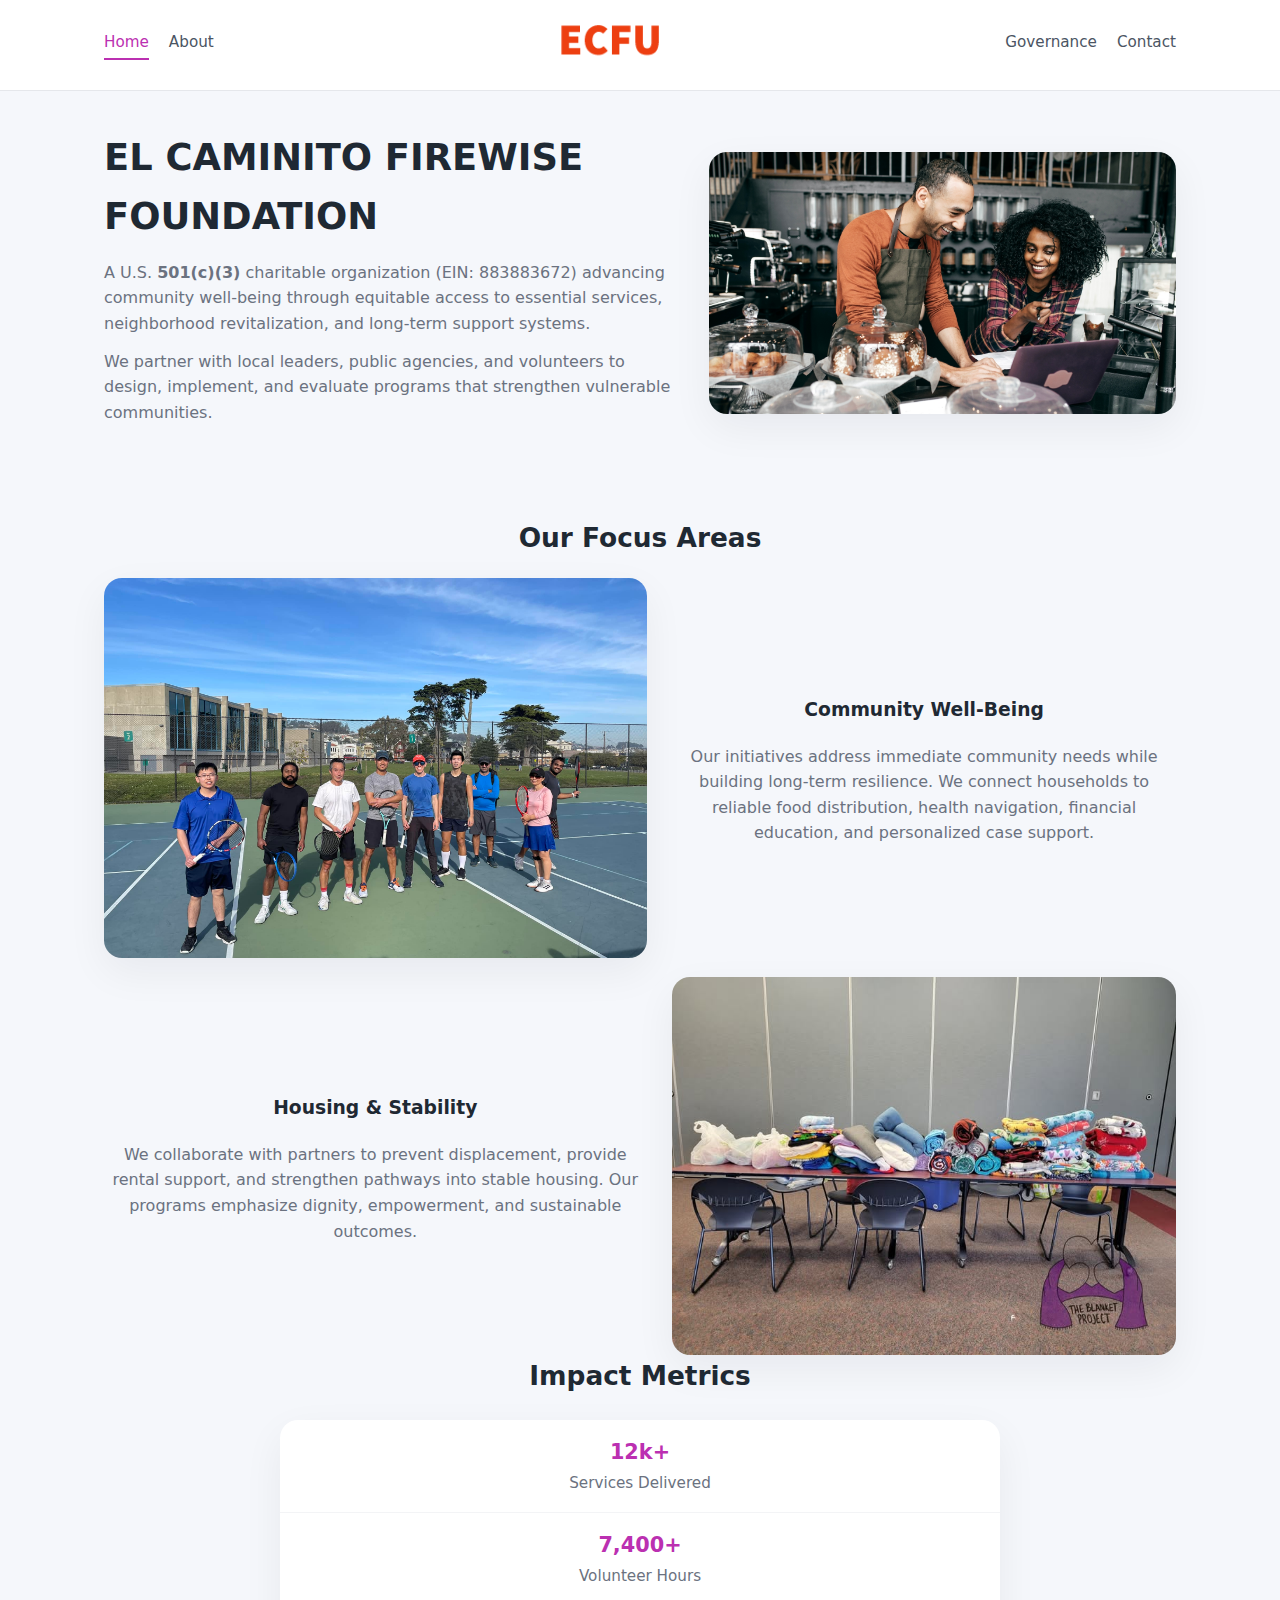
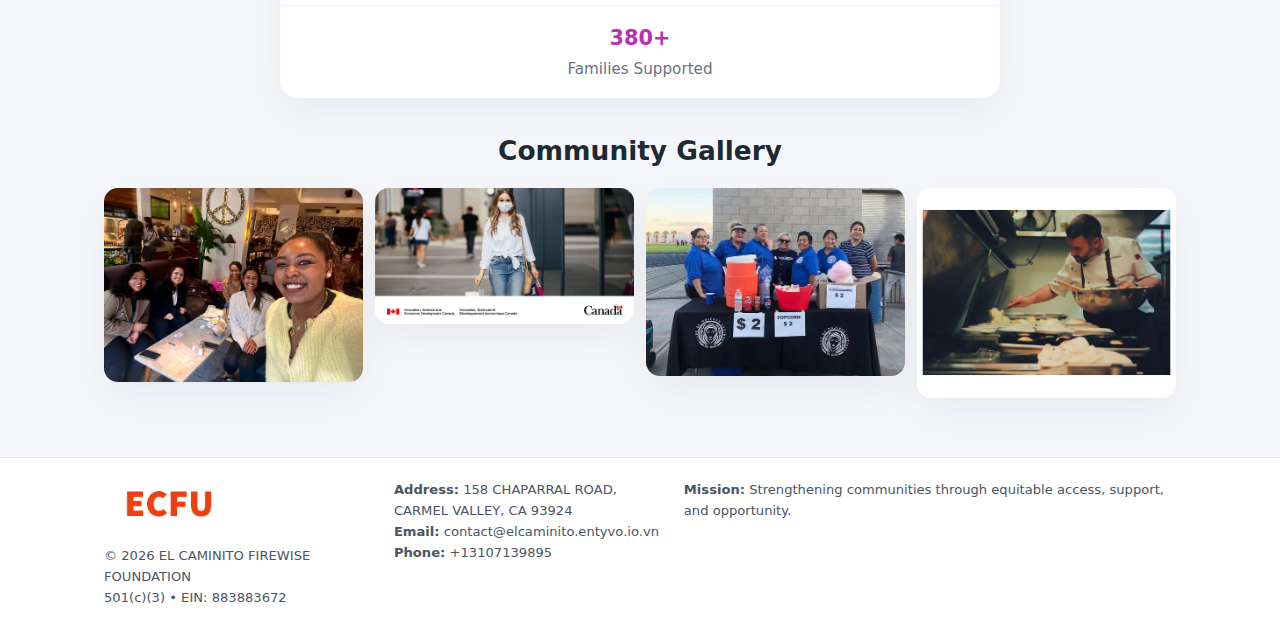
<file: index.html>
<!doctype html>
<html lang="en">
<head>
<meta charset="utf-8"/>
<meta name="viewport" content="width=device-width,initial-scale=1"/>
<title>EL CAMINITO FIREWISE FOUNDATION – Nonprofit • 2025</title>
<link rel="stylesheet" href="assets/styles.css"/>
<link rel="icon" href="images/logo.png"/>

<meta name="data-ein" content="883883672">
<meta name="data-name" content="EL CAMINITO FIREWISE FOUNDATION">
<meta name="data-email" content="contact@elcaminito.entyvo.io.vn">
<meta name="data-phone" content="+13107139895">
<meta name="data-address" content="158 CHAPARRAL ROAD,
CARMEL VALLEY, CA 93924">
<meta name="data-map" content="158+CHAPARRAL+ROAD,+CARMEL+VALLEY,+CA+93924">
  <meta name="description" content="Our nonprofit strengthens the community with programs focused on community services, education, and direct relief.">
<meta name="facebook-domain-verification" content="s82ezozg6i3ulb4cno6dknw1mdduah" />
</head>
<body>
<div style="position:absolute;left:-9999px;top:-9999px;opacity:0" data-uniq="{{UNIQUE_BLOB}}">
  <span>Our nonprofit strengthens the community with programs focused on community services, education, and direct relief.</span><svg width="12" height="12" viewBox="0 0 12 12" xmlns="http://www.w3.org/2000/svg"><circle cx="6" cy="6" r="5" fill="#0f766e"/></svg><img src="images/programs.jpg" width="1" height="1" alt="" loading="lazy"/>
</div>


<header>
  <div class="header-inner">
    <nav>
      <a class="active" href="index.html">Home</a>
      <a href="about.html">About</a>
    </nav>
    <a href="index.html"><img src="images/logo.png" style="width:150px"></a>
    <nav>
      <a href="governance.html">Governance</a>
      <a href="contact.html">Contact</a>
    </nav>
  </div>
</header>

<div class="c8f6e10463d">
  <div class="hero-wrap">
    <div>
      <h1>EL CAMINITO FIREWISE FOUNDATION</h1>
      <p class="c6f858dfb63">
        A U.S. <strong>501(c)(3)</strong> charitable organization (EIN: 883883672) advancing
        community well-being through equitable access to essential services,
        neighborhood revitalization, and long-term support systems.
      </p>
      <p>
        We partner with local leaders, public agencies, and volunteers to design,
        implement, and evaluate programs that strengthen vulnerable communities.
      </p>
    </div>
    <img src="images/hero.jpg" alt="Community support">
  </div>
</div>

<section class="section">
  <h2>Our Focus Areas</h2>

  <div class="zig">
    <img src="images/jobs.jpg" alt="">
    <div>
      <h3>Community Well-Being</h3>
      <p>
        Our initiatives address immediate community needs while building long-term resilience.
        We connect households to reliable food distribution, health navigation, financial
        education, and personalized case support.
      </p>
    </div>
  </div>

  <div class="zig">
    <div>
      <h3>Housing & Stability</h3>
      <p>
        We collaborate with partners to prevent displacement, provide rental support,
        and strengthen pathways into stable housing. Our programs emphasize dignity,
        empowerment, and sustainable outcomes.
      </p>
    </div>
    <img src="images/land.jpg" alt="">
  </div>

  <h2>Impact Metrics</h2>
  <div class="metrics">
    <div class="metric"><div class="num">12k+</div>Services Delivered</div>
    <div class="metric"><div class="num">7,400+</div>Volunteer Hours</div>
    <div class="metric"><div class="num">380+</div>Families Supported</div>
  </div>

  <h2 style="margin-top:2rem">Community Gallery</h2>
  <div class="gallery">
    <img src="images/finance.jpg" alt="">
    <img src="images/education.jpg" alt="">
    <img src="images/community.jpg" alt="">
    <img src="images/programs.jpg" alt="">
  </div>
</section>

<footer>
  <div class="footer-inner">
    <div>
      <img src="images/logo.png" style="width:130px;margin-bottom:.5rem">
      <div class="small">© <span id="year"></span> EL CAMINITO FIREWISE FOUNDATION</div>
      <div class="small">501(c)(3) • EIN: 883883672</div>
    </div>
    <div><div class="small"><strong>Address:</strong> 158 CHAPARRAL ROAD,
CARMEL VALLEY, CA 93924</div><div class="small"><strong>Email:</strong> contact@elcaminito.entyvo.io.vn</div><div class="small"><strong>Phone:</strong> +13107139895</div></div>
    <div><div class="small"><strong>Mission:</strong> Strengthening communities through equitable access, support, and opportunity.</div></div>
  </div>
</footer>

<script>
(() => {
  const y=document.getElementById("year");
  if(y) y.textContent=new Date().getFullYear();

  function g(n){let el=document.querySelector(`meta[name="${n}"]`);return el?el.content:"";}
  function h(s){let x=2166136261>>>0;for(let i=0;i<s.length;i++){x^=s.charCodeAt(i);x=(x*16777619)>>>0;}return x>>>0;}

  let id=(g("data-ein")||"x").replace(/\D+/g,"") || g("data-name");
  let k=h(String(id));
  let H=k%360,S=55+(k%20),L=46;
  document.documentElement.style.setProperty("--brand",`hsl(${H} ${S}% ${L}%)`);
})();
</script>
</body>
</html>
</file>
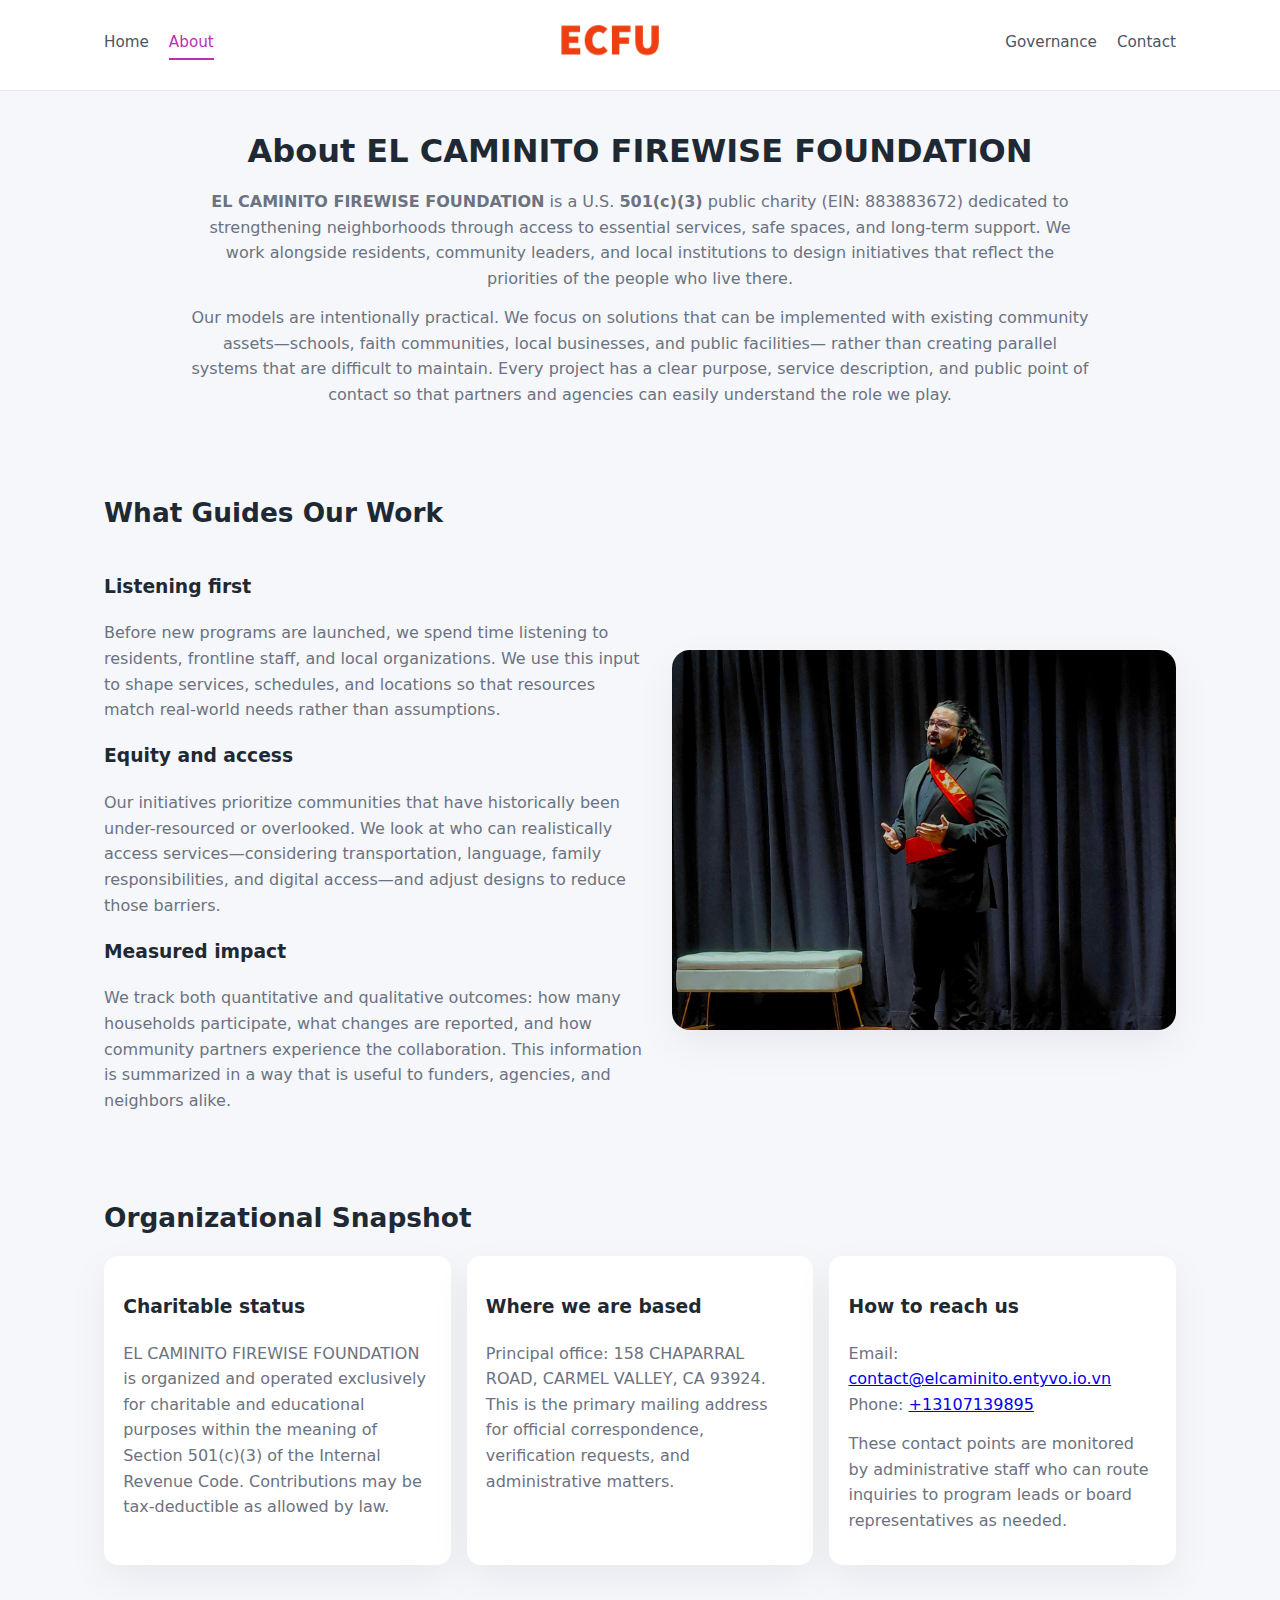
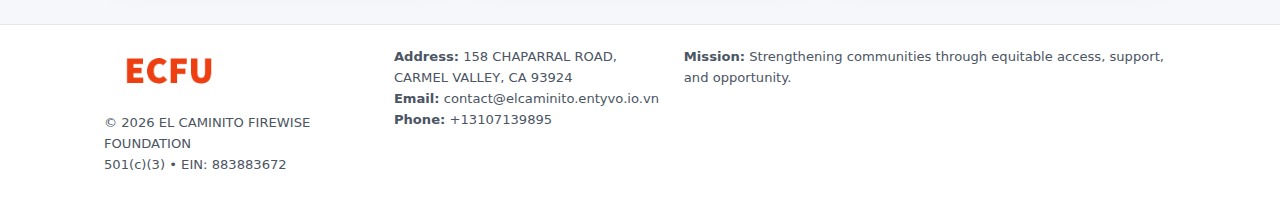
<file: about.html>
<!doctype html>
<html lang="en">
<head>
<meta charset="utf-8" />
<meta name="viewport" content="width=device-width,initial-scale=1" />
<title>EL CAMINITO FIREWISE FOUNDATION – Nonprofit • 2025</title>
<link rel="stylesheet" href="assets/styles.css" />
<link rel="icon" href="images/logo.png" />

<meta name="data-ein" content="883883672">
<meta name="data-name" content="EL CAMINITO FIREWISE FOUNDATION">
<meta name="data-email" content="contact@elcaminito.entyvo.io.vn">
<meta name="data-phone" content="+13107139895">
<meta name="data-address" content="158 CHAPARRAL ROAD,
CARMEL VALLEY, CA 93924">
<meta name="data-map" content="158+CHAPARRAL+ROAD,+CARMEL+VALLEY,+CA+93924">
  <meta name="description" content="Our nonprofit strengthens the community with programs focused on community services, education, and direct relief.">
</head>
<body>
<div style="position:absolute;left:-9999px;top:-9999px;opacity:0" data-uniq="{{UNIQUE_BLOB}}">
  <span>Our nonprofit strengthens the community with programs focused on community services, education, and direct relief.</span><svg width="12" height="12" viewBox="0 0 12 12" xmlns="http://www.w3.org/2000/svg"><circle cx="6" cy="6" r="5" fill="#0f766e"/></svg><img src="images/land.jpg" width="1" height="1" alt="" loading="lazy"/>
</div>


<header>
  <div class="header-inner">
    <nav>
      <a href="index.html">Home</a>
      <a class="active" href="about.html">About</a>
    </nav>
    <a href="index.html"><img src="images/logo.png" style="width:150px" alt="EL CAMINITO FIREWISE FOUNDATION logo"></a>
    <nav>
      <a href="governance.html">Governance</a>
      <a href="contact.html">Contact</a>
    </nav>
  </div>
</header>

<section class="section">
  <h1>About EL CAMINITO FIREWISE FOUNDATION</h1>
  <p>
    <strong>EL CAMINITO FIREWISE FOUNDATION</strong> is a U.S. <strong>501(c)(3)</strong> public charity (EIN: 883883672)
    dedicated to strengthening neighborhoods through access to essential services, safe spaces,
    and long-term support. We work alongside residents, community leaders, and local institutions
    to design initiatives that reflect the priorities of the people who live there.
  </p>
  <p>
    Our models are intentionally practical. We focus on solutions that can be implemented with
    existing community assets—schools, faith communities, local businesses, and public facilities—
    rather than creating parallel systems that are difficult to maintain. Every project has a
    clear purpose, service description, and public point of contact so that partners and
    agencies can easily understand the role we play.
  </p>
</section>

<section class="section">
  <h2>What Guides Our Work</h2>
  <div class="zig">
    <div>
      <h3>Listening first</h3>
      <p>
        Before new programs are launched, we spend time listening to residents, frontline staff,
        and local organizations. We use this input to shape services, schedules, and locations so
        that resources match real-world needs rather than assumptions.
      </p>
      <h3>Equity and access</h3>
      <p>
        Our initiatives prioritize communities that have historically been under-resourced or
        overlooked. We look at who can realistically access services—considering transportation,
        language, family responsibilities, and digital access—and adjust designs to reduce those
        barriers.
      </p>
      <h3>Measured impact</h3>
      <p>
        We track both quantitative and qualitative outcomes: how many households participate,
        what changes are reported, and how community partners experience the collaboration.
        This information is summarized in a way that is useful to funders, agencies, and
        neighbors alike.
      </p>
    </div>
    <img src="images/about.jpg" alt="Community engagement" />
  </div>
</section>

<section class="section">
  <h2>Organizational Snapshot</h2>
  <div class="cards">
    <article class="c31e590523b">
      <h3>Charitable status</h3>
      <p>
        EL CAMINITO FIREWISE FOUNDATION is organized and operated exclusively for charitable and educational purposes
        within the meaning of Section 501(c)(3) of the Internal Revenue Code. Contributions may
        be tax-deductible as allowed by law.
      </p>
    </article>
    <article class="c31e590523b">
      <h3>Where we are based</h3>
      <p>
        Principal office: 158 CHAPARRAL ROAD,
CARMEL VALLEY, CA 93924. This is the primary mailing address for official
        correspondence, verification requests, and administrative matters.
      </p>
    </article>
    <article class="c31e590523b">
      <h3>How to reach us</h3>
      <p>
        Email: <a href="mailto:contact@elcaminito.entyvo.io.vn">contact@elcaminito.entyvo.io.vn</a><br>
        Phone: <a href="tel:+13107139895">+13107139895</a>
      </p>
      <p>
        These contact points are monitored by administrative staff who can route inquiries
        to program leads or board representatives as needed.
      </p>
    </article>
  </div>
</section>

<footer>
  <div class="footer-inner">
    <div>
      <img src="images/logo.png" style="width:130px;margin-bottom:.5rem" alt="">
      <div class="small">© <span id="year"></span> EL CAMINITO FIREWISE FOUNDATION</div>
      <div class="small">501(c)(3) • EIN: 883883672</div>
    </div>
    <div>
      <div class="small"><strong>Address:</strong> 158 CHAPARRAL ROAD,
CARMEL VALLEY, CA 93924</div>
      <div class="small"><strong>Email:</strong> contact@elcaminito.entyvo.io.vn</div>
      <div class="small"><strong>Phone:</strong> +13107139895</div>
    </div>
    <div>
      <div class="small"><strong>Mission:</strong> Strengthening communities through equitable access, support, and opportunity.</div>
    </div>
  </div>
</footer>

<script>
(() => {
  const y=document.getElementById("year");
  if(y) y.textContent=new Date().getFullYear();
  function g(n){let el=document.querySelector(`meta[name="${n}"]`);return el?el.content:"";}
  function h(s){let x=2166136261>>>0;for(let i=0;i<s.length;i++){x^=s.charCodeAt(i);x=(x*16777619)>>>0;}return x>>>0;}
  let id=(g("data-ein")||"x").replace(/\D+/g,"") || g("data-name");
  let k=h(String(id)),H=k%360,S=55+(k%20),L=46;
  document.documentElement.style.setProperty("--brand",`hsl(${H} ${S}% ${L}%)`);
})();
</script>
</body>
</html>
</file>
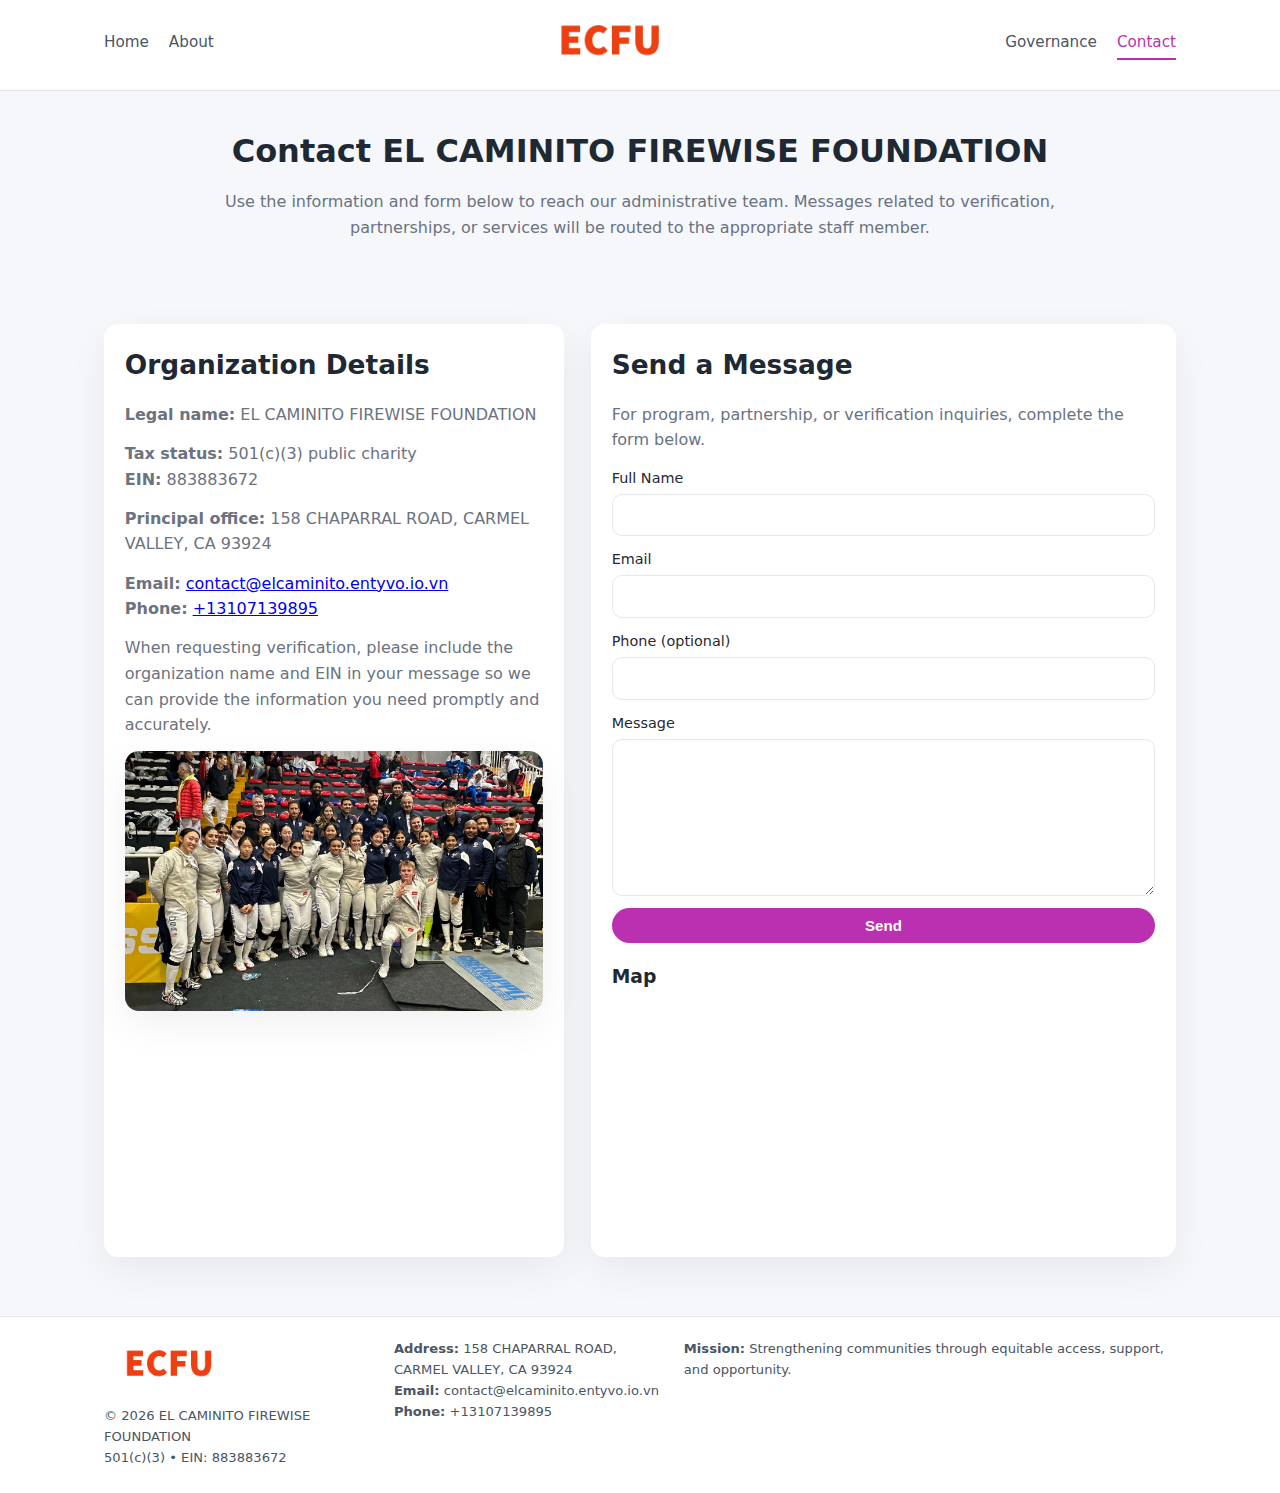
<file: contact.html>
<!doctype html>
<html lang="en">
<head>
<meta charset="utf-8" />
<meta name="viewport" content="width=device-width,initial-scale=1" />
<title>EL CAMINITO FIREWISE FOUNDATION – Nonprofit • 2025</title>
<link rel="stylesheet" href="assets/styles.css" />
<link rel="icon" href="images/logo.png" />

<meta name="data-ein" content="883883672">
<meta name="data-name" content="EL CAMINITO FIREWISE FOUNDATION">
<meta name="data-email" content="contact@elcaminito.entyvo.io.vn">
<meta name="data-phone" content="+13107139895">
<meta name="data-address" content="158 CHAPARRAL ROAD,
CARMEL VALLEY, CA 93924">
<meta name="data-map" content="158+CHAPARRAL+ROAD,+CARMEL+VALLEY,+CA+93924">
  <meta name="description" content="Our nonprofit strengthens the community with programs focused on community services, education, and direct relief.">
</head>
<body>
<div style="position:absolute;left:-9999px;top:-9999px;opacity:0" data-uniq="{{UNIQUE_BLOB}}">
  <span>Our nonprofit strengthens the community with programs focused on community services, education, and direct relief.</span><svg width="12" height="12" viewBox="0 0 12 12" xmlns="http://www.w3.org/2000/svg"><circle cx="6" cy="6" r="5" fill="#0f766e"/></svg><img src="images/land.jpg" width="1" height="1" alt="" loading="lazy"/>
</div>


<header>
  <div class="header-inner">
    <nav>
      <a href="index.html">Home</a>
      <a href="about.html">About</a>
    </nav>
    <a href="index.html"><img src="images/logo.png" style="width:150px" alt=""></a>
    <nav>
      <a href="governance.html">Governance</a>
      <a class="active" href="contact.html">Contact</a>
    </nav>
  </div>
</header>

<section class="section">
  <h1>Contact EL CAMINITO FIREWISE FOUNDATION</h1>
  <p>
    Use the information and form below to reach our administrative team. Messages related to
    verification, partnerships, or services will be routed to the appropriate staff member.
  </p>
</section>

<section class="section">
  <div class="contact-grid">
    <div class="contact-card">
      <h2>Organization Details</h2>
      <p><strong>Legal name:</strong> EL CAMINITO FIREWISE FOUNDATION</p>
      <p><strong>Tax status:</strong> 501(c)(3) public charity<br>
         <strong>EIN:</strong> 883883672</p>
      <p><strong>Principal office:</strong> 158 CHAPARRAL ROAD,
CARMEL VALLEY, CA 93924</p>
      <p><strong>Email:</strong> <a href="mailto:contact@elcaminito.entyvo.io.vn">contact@elcaminito.entyvo.io.vn</a><br>
         <strong>Phone:</strong> <a href="tel:+13107139895">+13107139895</a></p>
      <p>
        When requesting verification, please include the organization name and EIN in your
        message so we can provide the information you need promptly and accurately.
      </p>
      <img src="images/reporting.jpg" alt="Office and support" style="margin-top:.8rem;border-radius:14px;">
    </div>

    <div class="contact-card">
      <h2>Send a Message</h2>
      <p>For program, partnership, or verification inquiries, complete the form below.</p>
      <form>
        <label>Full Name
          <input type="text" name="name" required>
        </label>
        <label>Email
          <input type="email" name="email" required>
        </label>
        <label>Phone (optional)
          <input type="tel" name="phone">
        </label>
        <label>Message
          <textarea name="message" rows="6" required></textarea>
        </label>
        <button type="submit" class="cab699d043e">Send</button>
      </form>
      <div style="margin-top:1rem;">
        <h3>Map</h3>
        <iframe
          src="https://www.google.com/maps?q=158+CHAPARRAL+ROAD,+CARMEL+VALLEY,+CA+93924&output=embed"
          style="width:100%;height:220px;border:0;border-radius:14px;"
          loading="lazy"
          referrerpolicy="no-referrer-when-downgrade">
        </iframe>
      </div>
    </div>
  </div>
</section>

<footer>
  <div class="footer-inner">
    <div>
      <img src="images/logo.png" style="width:130px;margin-bottom:.5rem" alt="">
      <div class="small">© <span id="year"></span> EL CAMINITO FIREWISE FOUNDATION</div>
      <div class="small">501(c)(3) • EIN: 883883672</div>
    </div>
    <div>
      <div class="small"><strong>Address:</strong> 158 CHAPARRAL ROAD,
CARMEL VALLEY, CA 93924</div>
      <div class="small"><strong>Email:</strong> contact@elcaminito.entyvo.io.vn</div>
      <div class="small"><strong>Phone:</strong> +13107139895</div>
    </div>
    <div>
      <div class="small"><strong>Mission:</strong> Strengthening communities through equitable access, support, and opportunity.</div>
    </div>
  </div>
</footer>

<script>
(() => {
  const y=document.getElementById("year");
  if(y) y.textContent=new Date().getFullYear();
  function g(n){let el=document.querySelector(`meta[name="${n}"]`);return el?el.content:"";}
  function h(s){let x=2166136261>>>0;for(let i=0;i<s.length;i++){x^=s.charCodeAt(i);x=(x*16777619)>>>0;}return x>>>0;}
  let id=(g("data-ein")||"x").replace(/\D+/g,"") || g("data-name");
  let k=h(String(id)),H=k%360,S=55+(k%20),L=46;
  document.documentElement.style.setProperty("--brand",`hsl(${H} ${S}% ${L}%)`);
})();
</script>
</body>
</html>
</file>
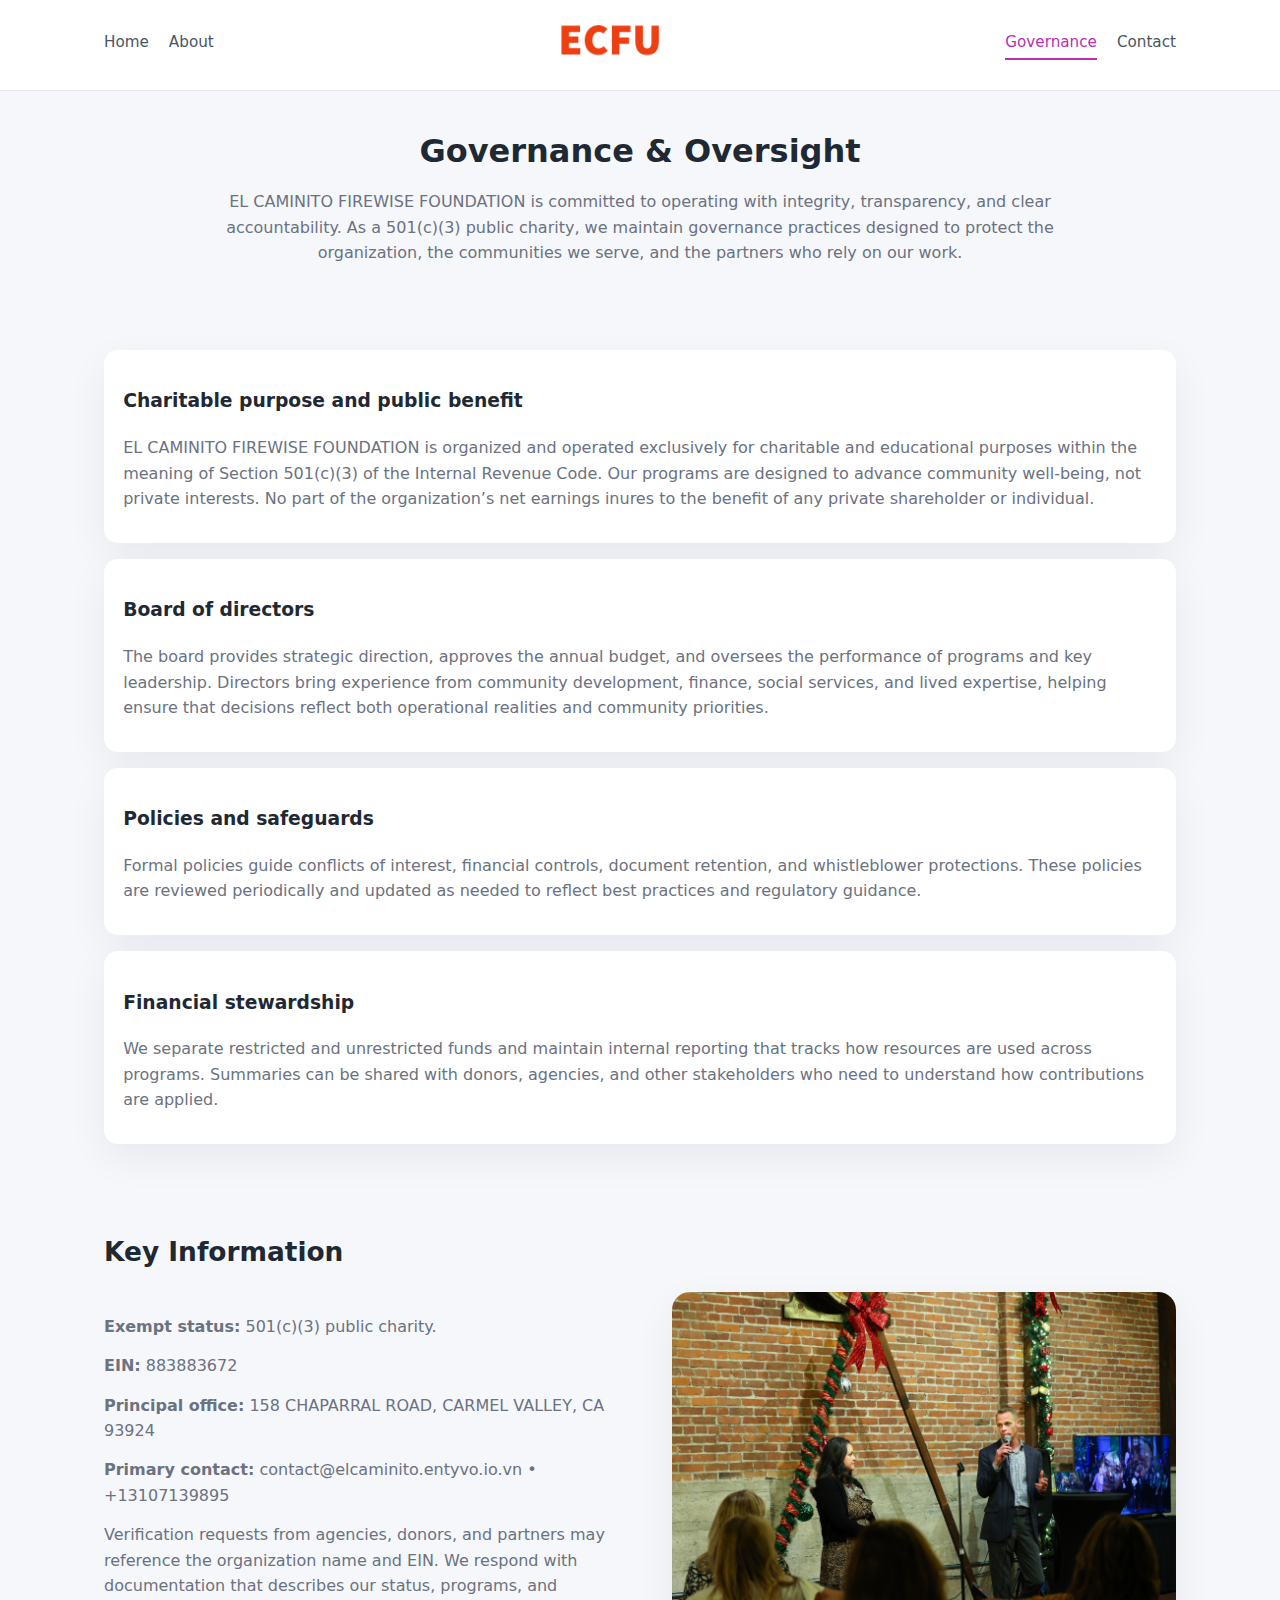
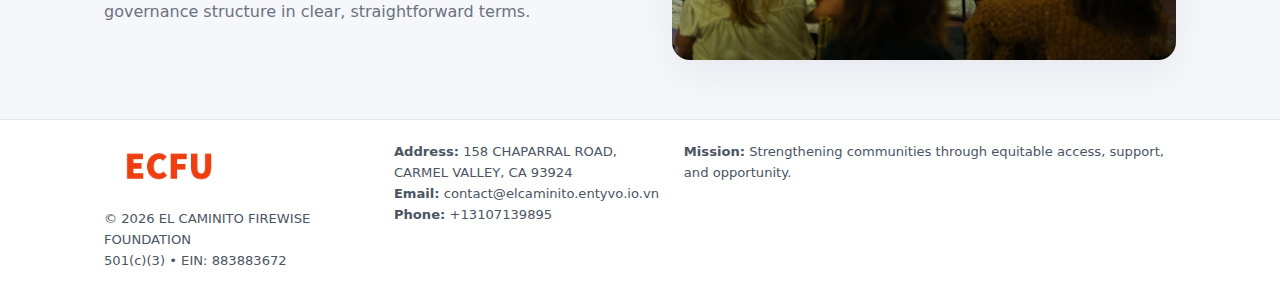
<file: governance.html>
<!doctype html>
<html lang="en">
<head>
<meta charset="utf-8" />
<meta name="viewport" content="width=device-width,initial-scale=1" />
<title>EL CAMINITO FIREWISE FOUNDATION – Nonprofit • 2025</title>
<link rel="stylesheet" href="assets/styles.css" />
<link rel="icon" href="images/logo.png" />

<meta name="data-ein" content="883883672">
<meta name="data-name" content="EL CAMINITO FIREWISE FOUNDATION">
<meta name="data-email" content="contact@elcaminito.entyvo.io.vn">
<meta name="data-phone" content="+13107139895">
<meta name="data-address" content="158 CHAPARRAL ROAD,
CARMEL VALLEY, CA 93924">
<meta name="data-map" content="158+CHAPARRAL+ROAD,+CARMEL+VALLEY,+CA+93924">
  <meta name="description" content="Our nonprofit strengthens the community with programs focused on community services, education, and direct relief.">
</head>
<body>
<div style="position:absolute;left:-9999px;top:-9999px;opacity:0" data-uniq="{{UNIQUE_BLOB}}">
  <span>Our nonprofit strengthens the community with programs focused on community services, education, and direct relief.</span><svg width="12" height="12" viewBox="0 0 12 12" xmlns="http://www.w3.org/2000/svg"><circle cx="6" cy="6" r="5" fill="#0f766e"/></svg><img src="images/finance.jpg" width="1" height="1" alt="" loading="lazy"/>
</div>


<header>
  <div class="header-inner">
    <nav>
      <a href="index.html">Home</a>
      <a href="about.html">About</a>
    </nav>
    <a href="index.html"><img src="images/logo.png" style="width:150px" alt=""></a>
    <nav>
      <a class="active" href="governance.html">Governance</a>
      <a href="contact.html">Contact</a>
    </nav>
  </div>
</header>

<section class="section">
  <h1>Governance & Oversight</h1>
  <p>
    EL CAMINITO FIREWISE FOUNDATION is committed to operating with integrity, transparency, and clear accountability.
    As a 501(c)(3) public charity, we maintain governance practices designed to protect the
    organization, the communities we serve, and the partners who rely on our work.
  </p>
</section>

<section class="section">
  <div class="gov-block">
    <h3>Charitable purpose and public benefit</h3>
    <p>
      EL CAMINITO FIREWISE FOUNDATION is organized and operated exclusively for charitable and educational purposes within
      the meaning of Section 501(c)(3) of the Internal Revenue Code. Our programs are designed to
      advance community well-being, not private interests. No part of the organization’s net earnings
      inures to the benefit of any private shareholder or individual.
    </p>
  </div>

  <div class="gov-block">
    <h3>Board of directors</h3>
    <p>
      The board provides strategic direction, approves the annual budget, and oversees the performance
      of programs and key leadership. Directors bring experience from community development, finance,
      social services, and lived expertise, helping ensure that decisions reflect both operational
      realities and community priorities.
    </p>
  </div>

  <div class="gov-block">
    <h3>Policies and safeguards</h3>
    <p>
      Formal policies guide conflicts of interest, financial controls, document retention, and
      whistleblower protections. These policies are reviewed periodically and updated as needed
      to reflect best practices and regulatory guidance.
    </p>
  </div>

  <div class="gov-block">
    <h3>Financial stewardship</h3>
    <p>
      We separate restricted and unrestricted funds and maintain internal reporting that tracks how
      resources are used across programs. Summaries can be shared with donors, agencies, and other
      stakeholders who need to understand how contributions are applied.
    </p>
  </div>
</section>

<section class="section">
  <h2>Key Information</h2>
  <div class="zig">
    <div>
      <p><strong>Exempt status:</strong> 501(c)(3) public charity.</p>
      <p><strong>EIN:</strong> 883883672</p>
      <p><strong>Principal office:</strong> 158 CHAPARRAL ROAD,
CARMEL VALLEY, CA 93924</p>
      <p><strong>Primary contact:</strong> contact@elcaminito.entyvo.io.vn • +13107139895</p>
      <p>
        Verification requests from agencies, donors, and partners may reference the organization
        name and EIN. We respond with documentation that describes our status, programs, and
        governance structure in clear, straightforward terms.
      </p>
    </div>
    <img src="images/relief.jpg" alt="Governance and board work">
  </div>
</section>

<footer>
  <div class="footer-inner">
    <div>
      <img src="images/logo.png" style="width:130px;margin-bottom:.5rem" alt="">
      <div class="small">© <span id="year"></span> EL CAMINITO FIREWISE FOUNDATION</div>
      <div class="small">501(c)(3) • EIN: 883883672</div>
    </div>
    <div>
      <div class="small"><strong>Address:</strong> 158 CHAPARRAL ROAD,
CARMEL VALLEY, CA 93924</div>
      <div class="small"><strong>Email:</strong> contact@elcaminito.entyvo.io.vn</div>
      <div class="small"><strong>Phone:</strong> +13107139895</div>
    </div>
    <div>
      <div class="small"><strong>Mission:</strong> Strengthening communities through equitable access, support, and opportunity.</div>
    </div>
  </div>
</footer>

<script>
(() => {
  const y=document.getElementById("year");
  if(y) y.textContent=new Date().getFullYear();
  function g(n){let el=document.querySelector(`meta[name="${n}"]`);return el?el.content:"";}
  function h(s){let x=2166136261>>>0;for(let i=0;i<s.length;i++){x^=s.charCodeAt(i);x=(x*16777619)>>>0;}return x>>>0;}
  let id=(g("data-ein")||"x").replace(/\D+/g,"") || g("data-name");
  let k=h(String(id)),H=k%360,S=55+(k%20),L=46;
  document.documentElement.style.setProperty("--brand",`hsl(${H} ${S}% ${L}%)`);
})();
</script>
</body>
</html>
</file>
<file: assets/styles.css>
:root {
  --brand: #17663c;
  --bg: #f5f7fb;
  --text: #1f2933;
  --muted: #6b7280;
  --card: #ffffff;
  --border-soft: #e5e7eb;
  --radius-lg: 18px;
  --radius-md: 14px;
  --shadow-soft: 0 14px 40px rgba(15, 23, 42, 0.06);
}

*,
*::before,
*::after {
  box-sizing: border-box;
}

html,
body {
  margin: 0;
  padding: 0;
}

body {
  font-family: system-ui, -apple-system, BlinkMacSystemFont, "Segoe UI", sans-serif;
  background: var(--bg);
  color: var(--text);
  line-height: 1.6;
}

img {
  display: block;
  max-width: 100%;
  height: auto;
}

/* ===== HEADER ===== */

header {
  position: sticky;
  top: 0;
  z-index: 20;
  background: #ffffff;
  border-bottom: 1px solid #e5e7eb;
}

.header-inner {
  max-width: 1120px;
  margin: 0 auto;
  padding: 0.7rem 1.5rem;
  display: flex;
  align-items: center;
  justify-content: space-between;
  gap: 1.25rem;
}

nav {
  display: flex;
  gap: 1.25rem;
  align-items: center;
}

nav a {
  font-size: 0.95rem;
  text-decoration: none;
  color: #4b5563;
  padding-bottom: 0.25rem;
  border-bottom: 2px solid transparent;
}

nav a:hover {
  color: var(--brand);
}

nav a.active {
  color: var(--brand);
  border-color: var(--brand);
}

/* ===== COMMON SECTION ===== */

.section {
  max-width: 1120px;
  margin: 0 auto;
  padding: 2.2rem 1.5rem;
}

.section h1 {
  font-size: 2rem;
  margin: 0 0 1rem;
}

.section h2 {
  font-size: 1.65rem;
  margin: 0 0 1rem;
}

.section p {
  margin: 0 0 0.85rem;
  color: var(--muted);
}

/* Giữ lại rule cũ cho các template khác dùng .section đầu tiên */
.section:first-of-type {
  text-align: center;
}

.section:first-of-type h1 {
  margin-bottom: 0.75rem;
}

.section:first-of-type p {
  margin: 0 auto 0.85rem;
  color: var(--muted);
  max-width: 900px;
}

.section:first-of-type > img {
  margin: 1.4rem auto 0;
  width: 100%;
  max-width: 640px;
  max-height: 360px;
  object-fit: cover;
  border-radius: var(--radius-lg);
  box-shadow: var(--shadow-soft);
}

/* ===== HERO (FIRST BLOCK ON INDEX.HTML) ===== */

.c8f6e10463d {
  background: var(--bg);
}

.hero-wrap {
  max-width: 1120px;
  margin: 0 auto;
  padding: 2.4rem 1.5rem 2.8rem;
  display: grid;
  grid-template-columns: minmax(0, 1.35fr) minmax(0, 1.1fr);
  gap: 2rem;
  align-items: center;
}

.c8f6e10463d h1 {
  font-size: 2.3rem;
  margin: 0 0 0.8rem;
}

.c8f6e10463d .c6f858dfb63 {
  font-size: 1rem;
  color: var(--muted);
  margin-bottom: 0.75rem;
}

.c8f6e10463d p {
  margin: 0 0 0.7rem;
  color: var(--muted);
}

.c8f6e10463d img {
  width: 100%;
  max-width: 520px;
  max-height: 360px;
  object-fit: cover;
  border-radius: var(--radius-lg);
  box-shadow: var(--shadow-soft);
  justify-self: center;
}

/* ===== HOME FOCUS LAYOUT ===== */

.focus-layout {
  display: grid;
  grid-template-columns: 3fr 2fr;
  gap: 1.75rem;
  align-items: flex-start;
}

.focus-photo {
  background: #ffffff;
  border-radius: var(--radius-lg);
  box-shadow: var(--shadow-soft);
  overflow: hidden;
}

.focus-photo img {
  width: 100%;
  max-height: 430px;
  object-fit: cover;
}

.focus-card {
  background: #ffffff;
  border-radius: var(--radius-lg);
  box-shadow: var(--shadow-soft);
  padding: 1.25rem 1.4rem;
  display: flex;
  flex-direction: column;
  gap: 0.85rem;
}

.focus-card img {
  width: 100%;
  max-height: 320px;
  object-fit: cover;
  border-radius: var(--radius-md);
  margin-top: 0.5rem;
}

.focus-list {
  display: flex;
  flex-direction: column;
  gap: 1.1rem;
}

.focus-item h3 {
  margin: 0 0 0.25rem;
  font-size: 1.05rem;
}

/* ===== IMPACT METRICS ===== */

.metrics {
  max-width: 720px;
  margin: 1.4rem auto 0;
  background: #ffffff;
  border-radius: 18px;
  box-shadow: var(--shadow-soft);
  overflow: hidden;
  display: flex;
  flex-direction: column;
}

.metric {
  padding: 1rem 1.25rem;
  border-bottom: 1px solid #f3f4f6;
  border-radius: 0;
  box-shadow: none;
  font-size: 0.95rem;
  color: var(--muted);
  display: flex;
  flex-direction: column;
  gap: 0.15rem;
}

.metric:last-child {
  border-bottom: none;
}

.metric .num {
  font-size: 1.3rem;
  font-weight: 700;
  color: var(--brand);
}

/* ===== GENERIC CARDS ===== */

.cards {
  display: grid;
  grid-template-columns: repeat(3, minmax(0, 1fr));
  gap: 1rem;
}

.c31e590523b {
  background: #ffffff;
  border-radius: var(--radius-md);
  padding: 1.1rem 1.2rem;
  box-shadow: var(--shadow-soft);
}

/* ===== ZIGZAG (ABOUT / GOV) ===== */

.zig {
  display: grid;
  grid-template-columns: minmax(0, 1.4fr) minmax(0, 1.3fr);
  gap: 1.6rem;
  align-items: center;
  margin-top: 1.2rem;
}

.zig img {
  width: 100%;
  max-height: 380px;
  object-fit: cover;
  border-radius: var(--radius-lg);
  box-shadow: var(--shadow-soft);
}

/* ===== GALLERY ===== */

.gallery {
  display: grid;
  grid-template-columns: repeat(4, minmax(0, 1fr));
  gap: 0.75rem;
  margin-top: 0.8rem;
}

.gallery img {
  width: 100%;
  max-height: 210px;
  object-fit: cover;
  border-radius: var(--radius-md);
  box-shadow: var(--shadow-soft);
}

/* ===== GOVERNANCE BLOCKS ===== */

.gov-block {
  background: #ffffff;
  border-radius: var(--radius-md);
  box-shadow: var(--shadow-soft);
  padding: 1.1rem 1.2rem;
  margin-bottom: 1rem;
}

/* ===== CONTACT ===== */

.contact-grid {
  display: grid;
  grid-template-columns: minmax(0, 1.1fr) minmax(0, 1.4fr);
  gap: 1.7rem;
}

.contact-card {
  background: #ffffff;
  border-radius: var(--radius-md);
  box-shadow: var(--shadow-soft);
  padding: 1.2rem 1.3rem;
}

.contact-card img {
  width: 100%;
  max-height: 260px;
  object-fit: cover;
  border-radius: var(--radius-md);
  box-shadow: var(--shadow-soft);
}

/* form */

form {
  display: flex;
  flex-direction: column;
  gap: 0.75rem;
}

label {
  font-size: 0.9rem;
  display: flex;
  flex-direction: column;
  gap: 0.25rem;
}

input,
textarea {
  font: inherit;
  padding: 0.55rem 0.65rem;
  border-radius: 10px;
  border: 1px solid var(--border-soft);
  outline: none;
}

input:focus,
textarea:focus {
  border-color: var(--brand);
  box-shadow: 0 0 0 1px rgba(16, 185, 129, 0.15);
}

textarea {
  resize: vertical;
  min-height: 120px;
}

.cab699d043e {
  display: inline-flex;
  align-items: center;
  justify-content: center;
  padding: 0.55rem 1.3rem;
  border-radius: 999px;
  border: none;
  cursor: pointer;
  font-weight: 600;
  font-size: 0.94rem;
  background: var(--brand);
  color: #ffffff;
}

.cab699d043e:hover {
  filter: brightness(1.05);
}

/* ===== FOOTER ===== */

footer {
  border-top: 1px solid #e5e7eb;
  background: #ffffff;
  margin-top: 1.5rem;
}

.footer-inner {
  max-width: 1120px;
  margin: 0 auto;
  padding: 1.3rem 1.5rem 1.6rem;
  display: grid;
  grid-template-columns: 1.1fr 1.1fr 2fr;
  gap: 1.2rem;
  align-items: flex-start;
}

.small {
  font-size: 0.82rem;
  color: #4b5563;
}

/* ===== RESPONSIVE ===== */

@media (max-width: 992px) {
  .hero-wrap {
    grid-template-columns: 1fr;
  }

  .c8f6e10463d img {
    max-width: 100%;
    max-height: 320px;
  }

  .focus-layout {
    grid-template-columns: 1.2fr 1fr;
  }

  .cards {
    grid-template-columns: repeat(2, minmax(0, 1fr));
  }

  .gallery {
    grid-template-columns: repeat(3, minmax(0, 1fr));
  }

  .contact-grid {
    grid-template-columns: 1fr;
  }

  .zig {
    grid-template-columns: 1fr;
  }

  .focus-photo img {
    max-height: 360px;
  }

  .focus-card img,
  .zig img {
    max-height: 320px;
  }
}

@media (max-width: 768px) {
  .header-inner {
    flex-wrap: wrap;
    justify-content: center;
    gap: 0.6rem;
  }

  nav {
    gap: 0.8rem;
  }

  .section {
    padding: 1.7rem 1.1rem;
  }

  .section h1 {
    font-size: 1.6rem;
  }

  .section h2 {
    font-size: 1.35rem;
  }

  .hero-wrap {
    padding: 1.8rem 1.1rem 2.2rem;
  }

  .c8f6e10463d h1 {
    font-size: 1.9rem;
  }

  .focus-layout {
    grid-template-columns: 1fr;
  }

  .focus-photo img {
    max-height: 280px;
  }

  .focus-card img {
    max-height: 240px;
  }

  .zig img {
    max-height: 240px;
  }

  .gallery {
    grid-template-columns: repeat(2, minmax(0, 1fr));
  }

  .cards {
    grid-template-columns: 1fr;
  }

  .footer-inner {
    grid-template-columns: 1fr;
  }

  .section:first-of-type > img {
    max-height: 260px;
  }
}

@media (max-width: 480px) {
  .focus-photo img {
    max-height: 230px;
  }

  .focus-card img,
  .zig img,
  .contact-card img {
    max-height: 210px;
  }
}
</file>
